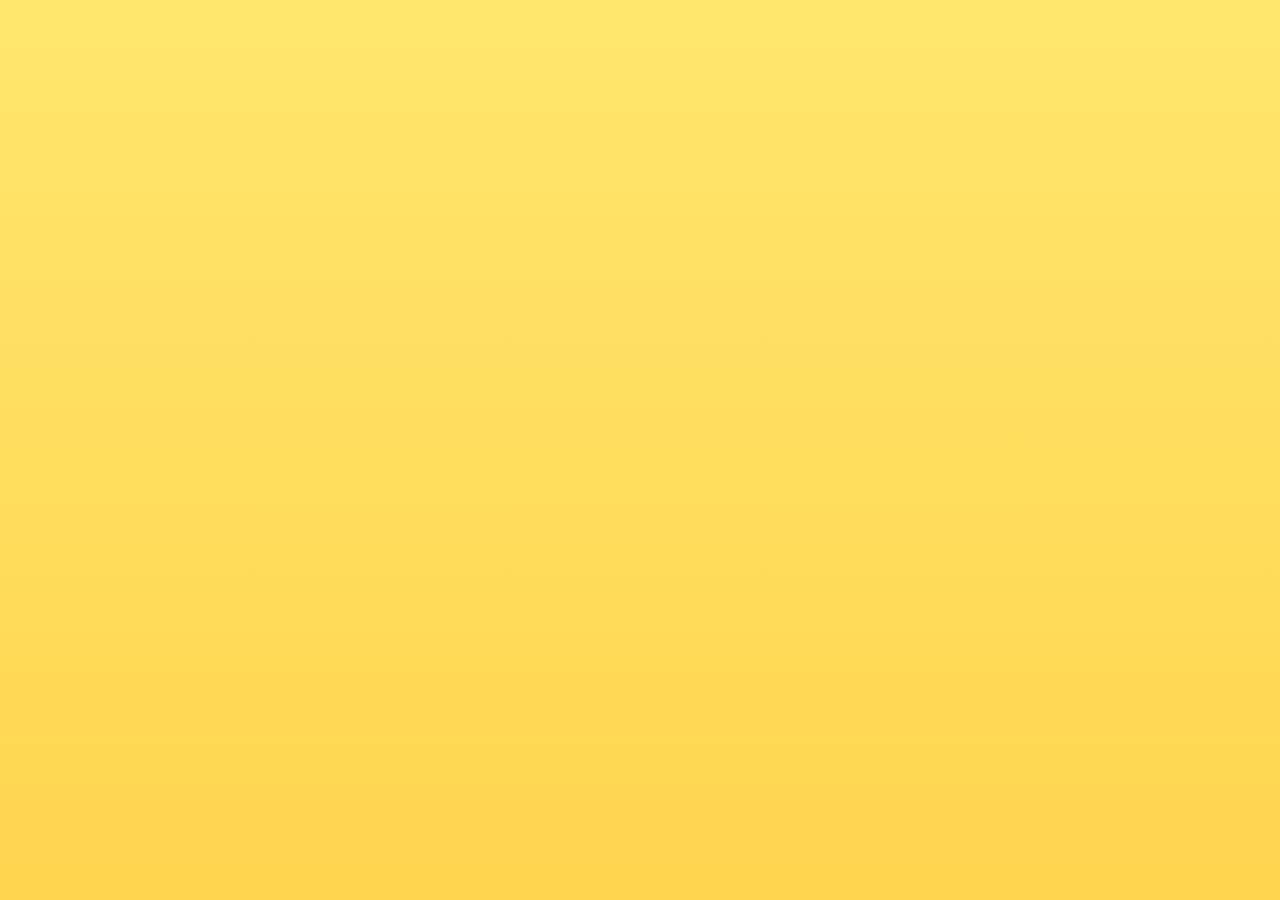
<file: index.html>
<!DOCTYPE html>
<html lang="es">

<head>

<meta charset="UTF-8">

<meta name="viewport" content="width=device-width, initial-scale=1.0, viewport-fit=cover">

<title>Ants</title>

<meta name="theme-color" content="#FFD54F">

<meta name="mobile-web-app-capable" content="yes">
<meta name="apple-mobile-web-app-capable" content="yes">
<meta name="apple-mobile-web-app-status-bar-style" content="black-translucent">

<link rel="manifest" href="manifest.json">

<link rel="stylesheet" href="style.css">

<link rel="icon" type="image/png" sizes="192x192" href="icon-192.png">

<link rel="apple-touch-icon" href="icon-192.png">

</head>

<body>

<div id="splash">

    <img src="ant.png" class="antSplash" alt="Ants">

    <h1>ANTS</h1>

    <p data-i18n="app.tagline">Cada peso cuenta.</p>

    <div class="marca marcaSplash">
        <img src="firma.svg" alt="by tintaps" class="logoMarca">
    </div>

</div>

<main id="app" class="oculto">

<div class="barraSuperior">

    <span id="badgePremium" class="badgePremium oculto" data-i18n="premium.activoBadge">✨ Premium activo</span>

    <select
        id="idiomaSelector"
        class="selectorIdioma"
        aria-label="Idioma"
        data-i18n-aria="idioma.etiqueta"
    >
        <option value="es">🇦🇷 Español</option>
        <option value="en">🇺🇸 English</option>
        <option value="pt">🇧🇷 Português</option>
        <option value="it">🇮🇹 Italiano</option>
    </select>

</div>

<header>

    <img src="ant.png" class="logo" alt="Ants">

    <h2 data-i18n="app.pregunta">¿En qué gastamos ahora?</h2>

</header>

<nav class="tabs">

    <button class="tab activo" data-vista="gastos" data-i18n="tabs.gastos">💰 Gastos</button>
    <button class="tab" data-vista="estadisticas" data-i18n="tabs.estadisticas">📊 Estadísticas</button>
    <button class="tab" data-vista="metas" data-i18n="tabs.metas">🎯 Metas</button>

</nav>

<section id="bannerPremium" class="bannerPremium oculto">

    <div class="bannerPremioTexto">
        <strong data-i18n="premium.bannerTitulo">Versión gratuita</strong>
        <small data-i18n="premium.bannerTexto">Desbloqueá estadísticas, metas de gasto y backup en la nube.</small>
    </div>

    <div class="bannerPremioAccion">
        <button class="btnPremium btnComprarPremium" data-i18n="premium.boton">🔓 Desbloquear versión completa</button>
        <div class="bannerPremioPrecio">
            <small data-i18n="premium.precioMonto">Pago único de US$3.99</small>
            <small class="bannerPremioSinSuscripcion" data-i18n="premium.sinSuscripcion">SIN SUSCRIPCIONES</small>
        </div>
    </div>

</section>

<section class="panel vistaGastos">

    <div class="filaEntrada">

        <input
            id="entrada"
            type="text"
            placeholder="Ej: Nafta 58000"
            data-i18n-placeholder="app.placeholder"
            autocomplete="off"
        >

        <button id="voz" aria-label="Dictar gasto" data-i18n-aria="app.vozAria">
            🎤
        </button>

    </div>

    <p class="ayudaGuardar" data-i18n="app.ayudaGuardar">¿Qué tipo de gasto fue?</p>

    <div class="acciones">

        <button class="btnGuardar esNecesario" data-tipo="necesario" data-i18n="tipos.necesario">
            Necesario
        </button>

        <button class="btnGuardar esEvitable" data-tipo="evitable" data-i18n="tipos.evitable">
            Evitable
        </button>

        <button class="btnGuardar esInnecesario" data-tipo="innecesario" data-i18n="tipos.innecesario">
            Innecesario
        </button>

    </div>

    <div id="mensaje"></div>

</section>

<section class="filtros">

    <div class="filtroChips">

        <button class="chip activo" data-filtro="todo" data-i18n="filtros.todo">Todo</button>
        <button class="chip" data-filtro="semana" data-i18n="filtros.semana">Semana</button>
        <button class="chip" data-filtro="mes" data-i18n="filtros.mes">Mes</button>
        <button class="chip" data-filtro="rango" data-i18n="filtros.rango">Rango</button>

    </div>

    <div id="rangoFechas" class="rangoFechas oculto">

        <label>
            <span data-i18n="filtros.desde">Desde</span>
            <input type="date" id="fechaDesde">
        </label>

        <label>
            <span data-i18n="filtros.hasta">Hasta</span>
            <input type="date" id="fechaHasta">
        </label>

    </div>

</section>

<section class="resumen vistaGastos">

    <div class="cardResumen">

<h3 data-i18n="resumen.hoy">Hoy</h3>

<span id="totalHoy">$0</span>

<small id="cantidadHoy">0 gastos</small>

<ul id="desgloseHoy" class="desglose"></ul>

<hr class="separadorResumen">

<h3 id="etiquetaPeriodo">Acumulado</h3>

<span id="totalGeneral">$0</span>

<small id="cantidadGeneral">0 gastos</small>

<ul id="desglosePeriodo" class="desglose"></ul>

<div class="accionesResumen">

    <button id="exportar" class="btnExportar" data-i18n="resumen.exportar">
        📄 Exportar
    </button>

    <button id="borrarTodo" class="btnSecundario" data-i18n="resumen.borrarTodo">
        🗑️ Borrar todo
    </button>

</div>

</div>
        
</section>

<section class="historial vistaGastos">

    <h3 id="tituloHistorial">Últimos gastos</h3>

    <ul id="listaHistorial">

        <li class="vacio" data-i18n="historial.vacioTotal">
            Todavía no hay gastos.
        </li>

    </ul>

    <button id="verMas" class="btnVerMas oculto">
        Ver más
    </button>

    <small id="contadorHistorial" class="contadorHistorial"></small>

</section>

<section id="vistaEstadisticas" class="vistaEstadisticas oculto">

    <div id="candadoEstadisticas" class="candado oculto">

        <div class="candadoIcono">🔒</div>
        <h3 data-i18n="premium.candadoTitulo">Función premium</h3>
        <p data-i18n="premium.candadoTexto">Desbloqueá esta función con el pago único de Ants Premium.</p>

        <button class="btnPremium btnComprarPremium" data-i18n="premium.candadoBoton">🔓 Desbloquear</button>

        <div class="candadoPrecio">
            <small data-i18n="premium.precioMonto">Pago único de US$3.99</small>
            <small class="candadoSinSuscripcion" data-i18n="premium.sinSuscripcion">SIN SUSCRIPCIONES</small>
        </div>

    </div>

    <div id="contenidoEstadisticas" class="oculto">

        <div class="cardResumen cardGrafico">

            <h3 id="tituloTorta">Acumulado</h3>

            <div class="contenedorGrafico contenedorTorta">
                <canvas id="graficoTorta"></canvas>
            </div>

            <p id="tortaVacio" class="vacioGrafico oculto" data-i18n="historial.vacioPeriodo">
                No hay gastos en este período.
            </p>

        </div>

        <div class="cardResumen cardGrafico">

            <h3 data-i18n="estadisticas.ultimos6Meses">Últimos 6 meses</h3>

            <div class="contenedorGrafico contenedorBarras">
                <canvas id="graficoBarras"></canvas>
            </div>

        </div>

    </div>

</section>

<section id="vistaMetas" class="vistaMetas oculto">

    <div id="candadoMetas" class="candado oculto">

        <div class="candadoIcono">🔒</div>
        <h3 data-i18n="premium.candadoTitulo">Función premium</h3>
        <p data-i18n="premium.candadoTexto">Desbloqueá esta función con el pago único de Ants Premium.</p>

        <button class="btnPremium btnComprarPremium" data-i18n="premium.candadoBoton">🔓 Desbloquear</button>

        <div class="candadoPrecio">
            <small data-i18n="premium.precioMonto">Pago único de US$3.99</small>
            <small class="candadoSinSuscripcion" data-i18n="premium.sinSuscripcion">SIN SUSCRIPCIONES</small>
        </div>

    </div>

    <div id="contenidoMetas" class="oculto">

        <div class="cardResumen cardMeta">

            <h3 data-i18n="metas.titulo">Meta de gasto mensual</h3>

            <div id="metaSinDefinir" class="metaSinDefinir oculto">
                <p data-i18n="metas.sinMeta">Todavía no configuraste una meta. Definí cuánto querés gastar como máximo este mes.</p>
            </div>

            <div id="metaDefinida" class="metaDefinida oculto">

                <div class="barraMetaFondo">
                    <div id="barraMetaProgreso" class="barraMetaProgreso"></div>
                </div>

                <p id="metaTexto" class="metaTexto"></p>
                <p id="metaAlerta" class="metaAlerta oculto"></p>

            </div>

            <div class="filaMeta">
                <input
                    type="number"
                    id="metaInput"
                    inputmode="decimal"
                    placeholder="Ej: 50000"
                    data-i18n-placeholder="metas.placeholder"
                >
                <button id="guardarMeta" class="btnGuardarMeta" data-i18n="metas.guardar">Guardar meta</button>
            </div>

        </div>

    </div>

</section>

<footer class="marca marcaPie">
    <img src="firma.svg" alt="by tintaps" class="logoMarca">
</footer>

</main>

<script src="xlsx.full.min.js"></script>
<script src="chart.umd.min.js"></script>
<script src="i18n.js"></script>
<script src="premium.js"></script>
<script src="app.js"></script>

<script>

if ("serviceWorker" in navigator) {

    window.addEventListener("load", () => {

        navigator.serviceWorker.register("./sw.js");

    });

}

</script>

</body>

</html>
</file>
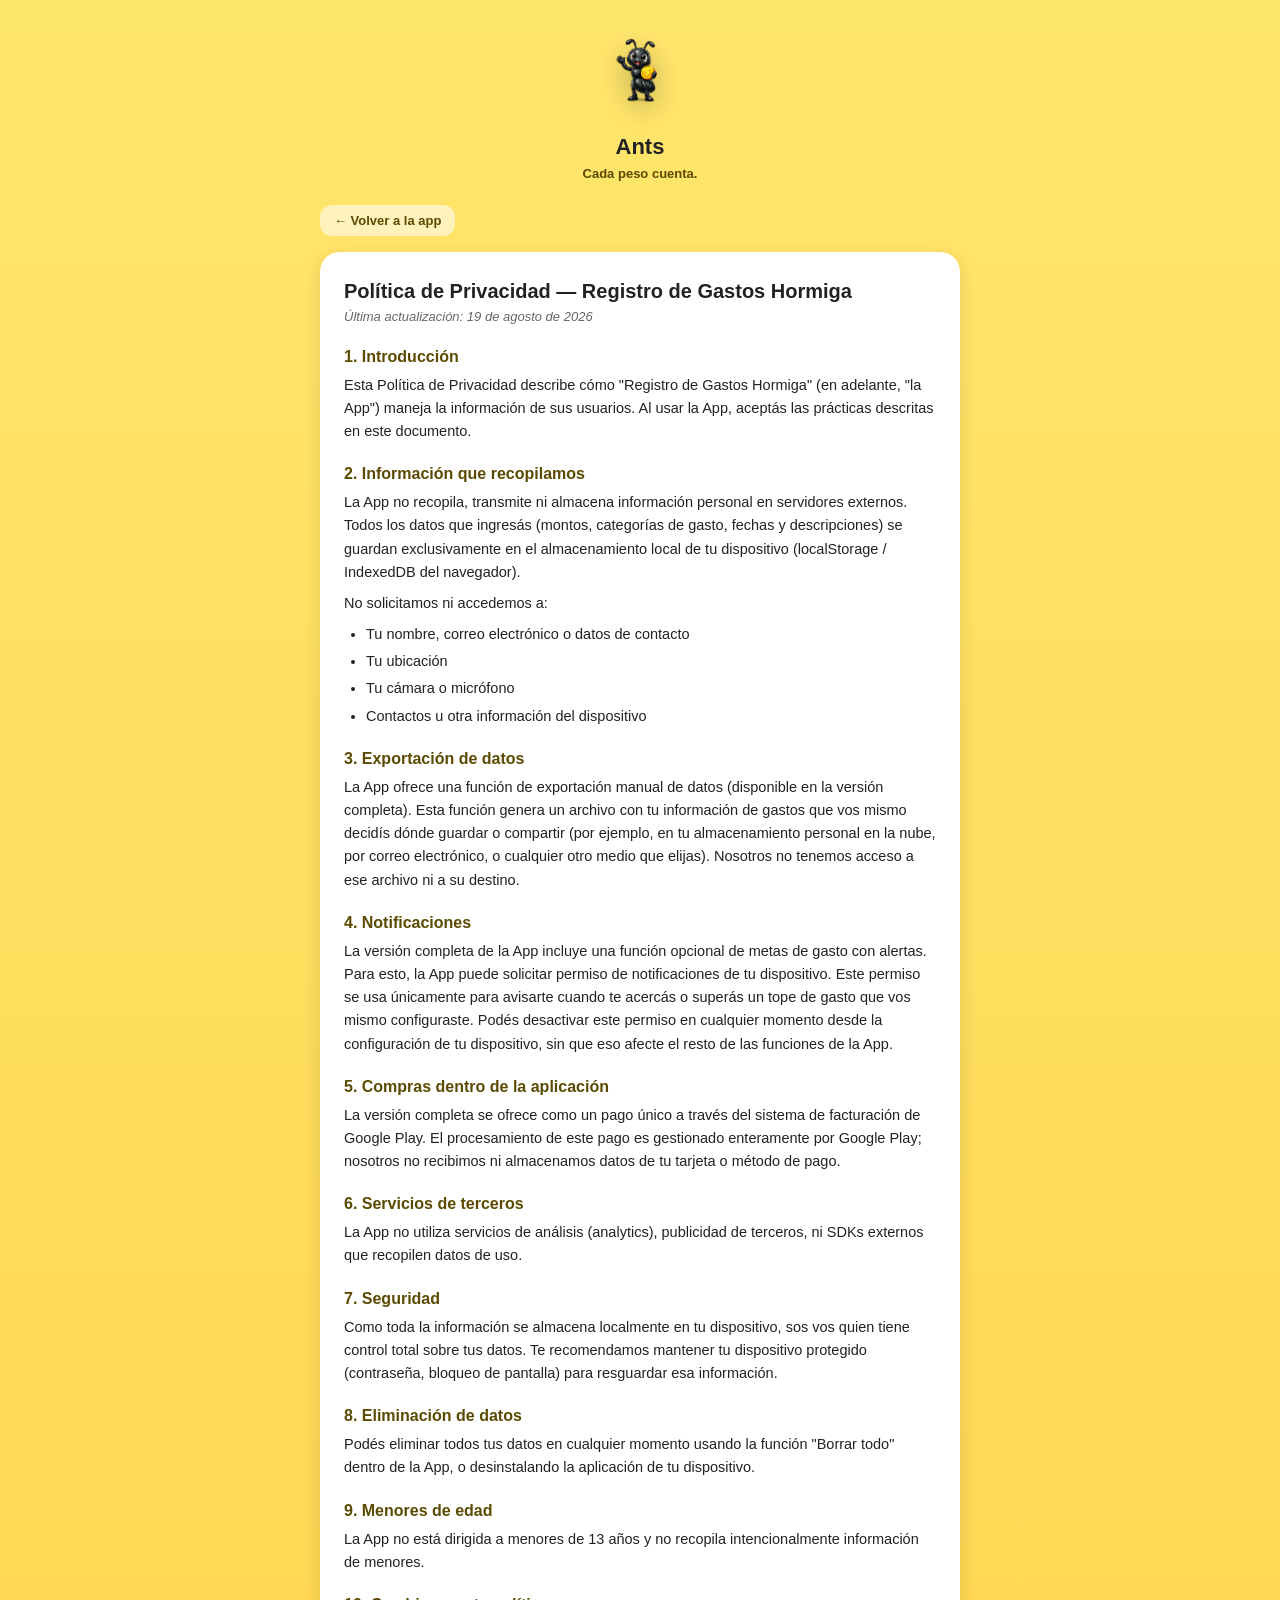
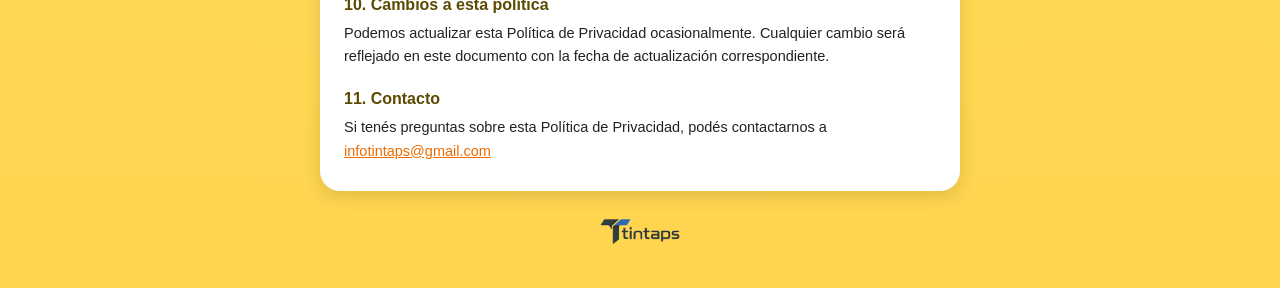
<file: privacidad.html>
<!DOCTYPE html>
<html lang="es">

<head>

<meta charset="UTF-8">

<meta name="viewport" content="width=device-width, initial-scale=1.0, viewport-fit=cover">

<title>Política de Privacidad — Ants</title>

<meta name="theme-color" content="#FFD54F">

<link rel="icon" type="image/png" sizes="192x192" href="icon-192.png">

<style>

*{
    margin:0;
    padding:0;
    box-sizing:border-box;
}

body{

    font-family:Arial,Helvetica,sans-serif;

    background:linear-gradient(180deg,#FFE66D 0%,#FFD54F 100%);

    min-height:100vh;

    color:#222;

    padding:24px 16px 40px;

}

.contenedor{

    max-width:640px;

    margin:auto;

}

header{

    text-align:center;

    margin-bottom:20px;

}

.logo{

    width:64px;

    filter:drop-shadow(0 8px 14px rgba(0,0,0,.25));

}

header h1{

    margin-top:10px;

    font-size:22px;

    color:#222;

}

header p{

    margin-top:4px;

    font-size:13px;

    color:#5b4a00;

    font-weight:bold;

}

.volver{

    display:inline-block;

    margin-bottom:16px;

    padding:8px 14px;

    border-radius:12px;

    background:rgba(255,255,255,.55);

    color:#5b4a00;

    font-size:13px;

    font-weight:bold;

    text-decoration:none;

    transition:.2s;

}

.volver:hover{

    background:rgba(255,255,255,.85);

}

main{

    background:#fff;

    border-radius:20px;

    padding:28px 24px;

    box-shadow:0 6px 18px rgba(0,0,0,.12);

}

.actualizado{

    font-size:13px;

    color:#666;

    font-style:italic;

    margin-bottom:20px;

}

section{

    margin-bottom:22px;

}

section:last-of-type{

    margin-bottom:0;

}

h2{

    font-size:16px;

    color:#5b4a00;

    margin-bottom:8px;

}

p{

    font-size:14.5px;

    line-height:1.6;

    margin-bottom:8px;

}

p:last-child{

    margin-bottom:0;

}

ul{

    margin:8px 0 8px 22px;

    font-size:14.5px;

    line-height:1.6;

}

li{

    margin-bottom:4px;

}

a{

    color:#ef6c00;

}

.marcaPie{

    text-align:center;

    margin-top:24px;

}

.logoMarca{

    display:block;

    margin:auto;

    width:120px;

    opacity:.85;

}

</style>

</head>

<body>

<div class="contenedor">

    <header>
        <img src="ant.png" class="logo" alt="Ants">
        <h1>Ants</h1>
        <p>Cada peso cuenta.</p>
    </header>

    <a class="volver" href="index.html">&larr; Volver a la app</a>

    <main>

        <h1 style="font-size:20px; margin-bottom:4px;">Política de Privacidad — Registro de Gastos Hormiga</h1>
        <p class="actualizado">Última actualización: 19 de agosto de 2026</p>

        <section>
            <h2>1. Introducción</h2>
            <p>Esta Política de Privacidad describe cómo "Registro de Gastos Hormiga" (en adelante, "la App") maneja la información de sus usuarios. Al usar la App, aceptás las prácticas descritas en este documento.</p>
        </section>

        <section>
            <h2>2. Información que recopilamos</h2>
            <p>La App no recopila, transmite ni almacena información personal en servidores externos. Todos los datos que ingresás (montos, categorías de gasto, fechas y descripciones) se guardan exclusivamente en el almacenamiento local de tu dispositivo (localStorage / IndexedDB del navegador).</p>
            <p>No solicitamos ni accedemos a:</p>
            <ul>
                <li>Tu nombre, correo electrónico o datos de contacto</li>
                <li>Tu ubicación</li>
                <li>Tu cámara o micrófono</li>
                <li>Contactos u otra información del dispositivo</li>
            </ul>
        </section>

        <section>
            <h2>3. Exportación de datos</h2>
            <p>La App ofrece una función de exportación manual de datos (disponible en la versión completa). Esta función genera un archivo con tu información de gastos que vos mismo decidís dónde guardar o compartir (por ejemplo, en tu almacenamiento personal en la nube, por correo electrónico, o cualquier otro medio que elijas). Nosotros no tenemos acceso a ese archivo ni a su destino.</p>
        </section>

        <section>
            <h2>4. Notificaciones</h2>
            <p>La versión completa de la App incluye una función opcional de metas de gasto con alertas. Para esto, la App puede solicitar permiso de notificaciones de tu dispositivo. Este permiso se usa únicamente para avisarte cuando te acercás o superás un tope de gasto que vos mismo configuraste. Podés desactivar este permiso en cualquier momento desde la configuración de tu dispositivo, sin que eso afecte el resto de las funciones de la App.</p>
        </section>

        <section>
            <h2>5. Compras dentro de la aplicación</h2>
            <p>La versión completa se ofrece como un pago único a través del sistema de facturación de Google Play. El procesamiento de este pago es gestionado enteramente por Google Play; nosotros no recibimos ni almacenamos datos de tu tarjeta o método de pago.</p>
        </section>

        <section>
            <h2>6. Servicios de terceros</h2>
            <p>La App no utiliza servicios de análisis (analytics), publicidad de terceros, ni SDKs externos que recopilen datos de uso.</p>
        </section>

        <section>
            <h2>7. Seguridad</h2>
            <p>Como toda la información se almacena localmente en tu dispositivo, sos vos quien tiene control total sobre tus datos. Te recomendamos mantener tu dispositivo protegido (contraseña, bloqueo de pantalla) para resguardar esa información.</p>
        </section>

        <section>
            <h2>8. Eliminación de datos</h2>
            <p>Podés eliminar todos tus datos en cualquier momento usando la función "Borrar todo" dentro de la App, o desinstalando la aplicación de tu dispositivo.</p>
        </section>

        <section>
            <h2>9. Menores de edad</h2>
            <p>La App no está dirigida a menores de 13 años y no recopila intencionalmente información de menores.</p>
        </section>

        <section>
            <h2>10. Cambios a esta política</h2>
            <p>Podemos actualizar esta Política de Privacidad ocasionalmente. Cualquier cambio será reflejado en este documento con la fecha de actualización correspondiente.</p>
        </section>

        <section>
            <h2>11. Contacto</h2>
            <p>Si tenés preguntas sobre esta Política de Privacidad, podés contactarnos a <a href="mailto:infotintaps@gmail.com">infotintaps@gmail.com</a></p>
        </section>

    </main>

    <footer class="marcaPie">
        <img src="firma.svg" alt="by tintaps" class="logoMarca">
    </footer>

</div>

</body>

</html>
</file>
<file: style.css>
/* ===================================================
   ANTS 3.0
   =================================================== */

*{
    margin:0;
    padding:0;
    box-sizing:border-box;
}

body{

    font-family:Arial,Helvetica,sans-serif;

    background:linear-gradient(180deg,#FFE66D 0%,#FFD54F 100%);

    min-height:100vh;

    color:#222;

}

.oculto{

    display:none;

}

/* ================= Splash ================= */

#splash{

    position:fixed;

    inset:0;

    background:#FFD54F;

    display:flex;

    flex-direction:column;

    justify-content:center;

    align-items:center;

    z-index:999;

    animation:desaparecer .8s ease forwards;

    animation-delay:1.8s;

}

.antSplash{

    width:180px;

    animation:flotar 2s infinite ease-in-out;

}

#splash h1{

    margin-top:20px;

    font-size:42px;

    letter-spacing:4px;

}

#splash p{

    margin-top:10px;

    font-size:18px;

    color:#444;

}

@keyframes desaparecer{

to{

opacity:0;

visibility:hidden;

}

}

@keyframes flotar{

0%{transform:translateY(0);}

50%{transform:translateY(-10px);}

100%{transform:translateY(0);}

}

/* ================= Marca personal ================= */

.marca{

    text-align:center;

}

.logoMarca{

    display:block;

    margin:auto;

}

/* En el splash: separado del título por una línea fina */
.marcaSplash{

    margin-top:28px;

    padding-top:16px;

    border-top:1px solid rgba(0,0,0,.15);

    width:150px;

}

.marcaSplash .logoMarca{

    width:110px;

}

/* Al pie de la app: discreto, después del historial */
.marcaPie{

    margin:20px 0 8px;

    opacity:.6;

}

.marcaPie .logoMarca{

    width:96px;

}

/* ================= App ================= */

#app{

    max-width:460px;

    margin:auto;

    padding:16px;

}

header{

    text-align:center;

    margin-top:16px;

}

.logo{

    width:88px;

    filter:drop-shadow(0 8px 14px rgba(0,0,0,.25));

}

header h2{

    margin-top:10px;

    font-size:23px;

}

/* ================= Selector de idioma ================= */

/* flex-end (no space-between): así, si el badge de premium está
   oculto, el selector de idioma se queda solo pegado a la derecha
   en vez de irse al extremo izquierdo. Cuando el badge sí se
   muestra, su propio margin-right:auto empuja al selector afuera. */
.barraSuperior{

    display:flex;

    justify-content:flex-end;

    align-items:center;

    gap:8px;

    margin-top:4px;

}

.selectorIdioma{

    padding:7px 10px;

    border:none;

    border-radius:12px;

    background:rgba(255,255,255,.55);

    color:#5b4a00;

    font-size:13px;

    font-weight:bold;

    cursor:pointer;

    transition:.2s;

}

.selectorIdioma:hover{

    background:rgba(255,255,255,.85);

}

/* ================= Premium ================= */

.badgePremium{

    margin-right:auto;

    padding:7px 10px;

    border-radius:12px;

    background:linear-gradient(135deg,#7c4dff,#5c3dd6);

    color:#fff;

    font-size:12px;

    font-weight:bold;

}

.bannerPremium{

    margin-top:14px;

    display:flex;

    align-items:center;

    gap:12px;

    background:linear-gradient(135deg,#7c4dff,#5c3dd6);

    border-radius:18px;

    padding:14px 16px;

    box-shadow:0 8px 20px rgba(92,61,214,.35);

    color:#fff;

}

/* Misma trampa que .rangoFechas: sin esto, ".bannerPremium{display:
   flex}" le gana a ".oculto{display:none}" por venir después en la
   hoja, y el banner queda visible aunque tenga la clase oculto. */
.bannerPremium.oculto{

    display:none;

}

.bannerPremioTexto{

    flex:1;

    display:flex;

    flex-direction:column;

    gap:2px;

}

.bannerPremioTexto strong{

    font-size:14px;

}

.bannerPremioTexto small{

    font-size:12px;

    opacity:.9;

}

.bannerPremioAccion{

    flex:none;

    display:flex;

    flex-direction:column;

    align-items:center;

    gap:6px;

}

.bannerPremioPrecio{

    max-width:170px;

    display:flex;

    flex-direction:column;

    align-items:center;

    gap:2px;

    text-align:center;

}

.bannerPremioPrecio small{

    font-size:11px;

    line-height:1.3;

    color:rgba(255,255,255,.85);

}

.bannerPremioPrecio small.bannerPremioSinSuscripcion{

    font-size:10px;

    font-weight:bold;

    letter-spacing:.5px;

    color:#fff;

}

.btnPremium{

    flex:none;

    background:#fff;

    color:#5c3dd6;

    border:none;

    border-radius:13px;

    padding:10px 14px;

    font-size:13px;

    font-weight:bold;

    cursor:pointer;

    transition:.2s;

    white-space:nowrap;

}

.btnPremium:hover{

    transform:translateY(-2px);

}

.btnPremium:active{

    transform:scale(.97);

}

.btnPremium:disabled{

    opacity:.6;

    cursor:default;

    transform:none;

}

/* Pantalla de candado que reemplaza el contenido de una función
   premium cuando todavía no se compró. */
.candado{

    text-align:center;

    padding:30px 16px;

}

.candadoIcono{

    font-size:40px;

    margin-bottom:10px;

}

.candado h3{

    font-size:16px;

    margin-bottom:8px;

}

.candado p{

    color:#777;

    font-size:13px;

    margin-bottom:16px;

    line-height:1.4;

}

.candado .btnPremium{

    background:linear-gradient(135deg,#7c4dff,#5c3dd6);

    color:#fff;

    padding:12px 20px;

}

.candadoPrecio{

    margin-top:10px;

    display:flex;

    flex-direction:column;

    align-items:center;

    gap:2px;

}

.candadoPrecio small{

    font-size:12px;

    color:#999;

}

.candadoPrecio small.candadoSinSuscripcion{

    font-size:11px;

    font-weight:bold;

    letter-spacing:.5px;

    color:#5c3dd6;

}

/* ================= Metas ================= */

.vistaMetas{

    margin-top:14px;

}

.cardMeta{

    text-align:left;

}

.cardMeta h3{

    text-align:center;

    color:#888;

    font-size:13px;

    letter-spacing:1px;

    text-transform:uppercase;

    margin-bottom:14px;

}

.metaSinDefinir p{

    color:#777;

    font-size:14px;

    text-align:center;

    margin-bottom:14px;

    line-height:1.4;

}

.barraMetaFondo{

    width:100%;

    height:14px;

    border-radius:20px;

    background:#eee;

    overflow:hidden;

}

.barraMetaProgreso{

    height:100%;

    border-radius:20px;

    background:#2e7d32;

    transition:width .3s ease;

}

.barraMetaProgreso.cerca{

    background:#ef6c00;

}

.barraMetaProgreso.superada{

    background:#c62828;

}

.metaTexto{

    margin-top:10px;

    text-align:center;

    font-size:14px;

    font-weight:bold;

}

.metaAlerta{

    margin-top:8px;

    text-align:center;

    font-size:13px;

    font-weight:bold;

    padding:8px;

    border-radius:12px;

}

.metaAlerta.cerca{

    background:#fff3e0;

    color:#ef6c00;

}

.metaAlerta.superada{

    background:#ffebee;

    color:#c62828;

}

.filaMeta{

    display:flex;

    gap:8px;

    margin-top:16px;

}

.filaMeta input{

    flex:1;

    min-width:0;

    padding:12px;

    border-radius:13px;

    border:2px solid #DDD;

    font-size:15px;

    font-family:inherit;

    outline:none;

}

.filaMeta input:focus{

    border-color:#FFD54F;

}

.btnGuardarMeta{

    flex:none;

    background:#333;

    color:#fff;

    border:none;

    border-radius:13px;

    padding:12px 16px;

    font-size:13px;

    font-weight:bold;

    cursor:pointer;

    transition:.2s;

}

.btnGuardarMeta:active{

    transform:scale(.96);

}

/* ================= Tabs ================= */

.tabs{

    display:flex;

    gap:7px;

    margin-top:18px;

}

.tab{

    flex:1;

    padding:12px 6px;

    border:none;

    border-radius:15px;

    background:rgba(255,255,255,.55);

    color:#5b4a00;

    font-size:14px;

    font-weight:bold;

    cursor:pointer;

    transition:.2s;

}

.tab:hover{

    background:rgba(255,255,255,.85);

}

.tab.activo{

    background:#333;

    color:#fff;

}

/* ================= Panel ================= */

.panel{

    margin-top:18px;

    background:white;

    border-radius:20px;

    padding:18px 18px 14px;

    box-shadow:0 10px 28px rgba(0,0,0,.15);

}

/* El micrófono va en la misma fila que el campo */
.filaEntrada{

    display:flex;

    gap:10px;

    align-items:stretch;

}

#entrada{

    flex:1;

    min-width:0;

    padding:14px;

    border-radius:15px;

    border:2px solid #DDD;

    font-size:17px;

    outline:none;

    transition:.25s;

}

#entrada:focus{

    border-color:#FFD54F;

    box-shadow:0 0 0 5px rgba(255,213,79,.30);

}

#voz{

    width:54px;

    flex:none;

    padding:0;

    border:none;

    border-radius:15px;

    background:#333;

    color:white;

    font-size:22px;

    cursor:pointer;

    transition:.2s;

}

#voz:active{

    transform:scale(.95);

}

.ayudaGuardar{

    margin-top:12px;

    text-align:center;

    font-size:12px;

    color:#999;

}

/* Los tres botones que guardan y clasifican a la vez */
.acciones{

    display:flex;

    gap:7px;

    margin-top:8px;

}

.btnGuardar{

    flex:1;

    padding:13px 4px;

    border:none;

    border-radius:15px;

    color:#fff;

    font-size:13px;

    font-weight:bold;

    line-height:1.2;

    cursor:pointer;

    transition:.2s;

}

.btnGuardar:active{

    transform:scale(.96);

}

.btnGuardar:disabled{

    opacity:.5;

    cursor:default;

}

.esNecesario{

    background:#2e7d32;

}

.esEvitable{

    background:#ef6c00;

}

.esInnecesario{

    background:#c62828;

}

button{

    padding:18px;

}

#mensaje{

    margin-top:10px;

    min-height:18px;

    font-size:14px;

    text-align:center;

    font-weight:bold;

}

/* Mientras no hay mensaje no ocupa lugar:
   el panel termina justo debajo de los botones */
#mensaje:empty{

    display:none;

}

/* ================= Filtros ================= */

.filtros{

    margin-top:14px;

}

.filtroChips{

    display:flex;

    gap:7px;

}

/* Anula el padding:18px global de los botones */
.chip{

    flex:1;

    padding:10px 5px;

    border:none;

    border-radius:14px;

    background:rgba(255,255,255,.55);

    color:#5b4a00;

    font-size:14px;

    font-weight:bold;

    cursor:pointer;

    transition:.2s;

}

.chip:hover{

    background:rgba(255,255,255,.85);

}

.chip.activo{

    background:#333;

    color:#fff;

}

.chip.bloqueado::before{

    content:"🔒 ";

}

.rangoFechas{

    display:flex;

    gap:10px;

    margin-top:10px;

    background:white;

    border-radius:16px;

    padding:12px;

    box-shadow:0 6px 18px rgba(0,0,0,.12);

}

/* .oculto sola pierde contra ".rangoFechas{display:flex}" porque
   comparten especificidad y esta regla viene después en la hoja.
   Con las dos clases juntas gana por especificidad, sin !important. */
.rangoFechas.oculto{

    display:none;

}

.rangoFechas label{

    flex:1;

    display:flex;

    flex-direction:column;

    gap:6px;

    font-size:13px;

    font-weight:bold;

    color:#666;

}

.rangoFechas input{

    width:100%;

    padding:10px;

    border:2px solid #DDD;

    border-radius:12px;

    font-size:15px;

    font-family:inherit;

    outline:none;

}

.rangoFechas input:focus{

    border-color:#FFD54F;

}

/* ================= Resumen ================= */

.resumen{

    margin-top:14px;

}

.separadorResumen{

    margin:14px 0;

    border:none;

    border-top:2px solid #eee;

}

.cardResumen{

    background:white;

    border-radius:20px;

    padding:18px;

    box-shadow:0 6px 18px rgba(0,0,0,.12);

    text-align:center;

}

.cardResumen h3{

    color:#888;

    font-size:13px;

    letter-spacing:1px;

    text-transform:uppercase;

    margin-bottom:6px;

}

#totalHoy{

    display:block;

    font-size:30px;

    font-weight:bold;

}

#cantidadHoy{

    display:block;

    margin-top:4px;

    font-size:12px;

    color:#888;

}

#totalGeneral{

    display:block;

    font-size:28px;

    font-weight:bold;

}

#cantidadGeneral{

    display:block;

    margin-top:4px;

    font-size:12px;

    color:#888;

}

/* ================= Desglose por tipo ================= */

.desglose{

    list-style:none;

    margin-top:12px;

    text-align:left;

}

.desglose li{

    display:flex;

    align-items:center;

    gap:8px;

    padding:5px 0;

    font-size:14px;

}

.desglose li + li{

    border-top:1px solid #f2f2f2;

}

.punto{

    width:9px;

    height:9px;

    border-radius:50%;

    flex:none;

}

.desgloseNombre{

    flex:1;

    color:#666;

}

/* ================= Historial ================= */

.historial{

    margin-top:14px;

    background:white;

    border-radius:20px;

    padding:18px;

    box-shadow:0 6px 18px rgba(0,0,0,.12);

}

.historial h3{

    margin-bottom:12px;

    font-size:16px;

}

#listaHistorial{

    list-style:none;

}

#listaHistorial li{

    padding:11px 0;

    border-bottom:1px solid #EEE;

    display:flex;

    justify-content:space-between;

    align-items:center;

    gap:8px;

    font-size:15px;

}

#listaHistorial li:last-child{

    border-bottom:none;

}

.vacio{

    color:#777;

    justify-content:center !important;

}

.itemInfo{

    flex:1;

}

/* Distintivo de tipo en cada gasto del historial */
.etiquetaTipo{

    display:inline-block;

    margin-left:8px;

    padding:2px 9px;

    border-radius:20px;

    font-size:11px;

    font-weight:bold;

    color:#fff;

    vertical-align:middle;

}

.tipo-necesario{

    background:#2e7d32;

}

.tipo-evitable{

    background:#ef6c00;

}

.tipo-innecesario{

    background:#c62828;

}

.tipo-sin{

    background:#bdbdbd;

}

.btnVerMas{

    width:100%;

    margin-top:12px;

    padding:11px;

    border:2px solid #FFD54F;

    border-radius:15px;

    background:#FFF9E6;

    font-size:14px;

    font-weight:bold;

    cursor:pointer;

    transition:.2s;

}

.btnVerMas:hover{

    background:#FFD54F;

}

.btnVerMas:active{

    transform:scale(.98);

}

.contadorHistorial{

    display:block;

    margin-top:10px;

    text-align:center;

    font-size:12px;

    color:#999;

}

/* ================= Estadísticas ================= */

.vistaEstadisticas{

    margin-top:14px;

}

.cardGrafico{

    margin-bottom:14px;

}

.cardGrafico h3{

    color:#888;

    font-size:13px;

    letter-spacing:1px;

    text-transform:uppercase;

}

.contenedorGrafico{

    position:relative;

    height:230px;

    margin-top:16px;

}

.contenedorBarras{

    height:210px;

}

.vacioGrafico{

    margin-top:16px;

    text-align:center;

    color:#777;

    font-size:14px;

}

/* ================= Responsive ================= */

@media(max-width:480px){

header h2{

font-size:20px;

}

#entrada{

font-size:16px;

}

#totalHoy{

font-size:27px;

}

#totalGeneral{

    font-size:25px;

}

/* En pantallas angostas "Innecesario" queda justo */
.btnGuardar{

    font-size:12px;

    padding:13px 2px;

}

.desglose li{

    font-size:13px;

}

}
/* ================= Eliminar ================= */

.eliminar{

    background:#e53935;
    color:#fff;
    border:none;
    border-radius:11px;
    width:36px;
    height:36px;
    padding:0;
    flex:none;
    font-size:16px;
    cursor:pointer;
    transition:.2s;

}

.eliminar:hover{

    transform:scale(1.08);

}

.eliminar:active{

    transform:scale(.95);

}

/* ================= Acciones Resumen ================= */

.accionesResumen{

    display:flex;
    justify-content:center;
    gap:9px;
    margin-top:16px;

}

.btnExportar{

    flex:1;

    background:#43a047;

    color:#fff;

    border:none;

    border-radius:15px;

    padding:11px;

    font-size:14px;

    font-weight:bold;

    cursor:pointer;

    transition:.2s;

}

.btnExportar:hover{

    transform:translateY(-2px);

}

.btnExportar:active{

    transform:scale(.97);

}

.btnSecundario{

    flex:1;

    background:#d32f2f;

    color:#fff;

    border:none;

    border-radius:15px;

    padding:11px;

    font-size:14px;

    font-weight:bold;

    cursor:pointer;

    transition:.2s;

}

.btnSecundario:hover{

    transform:translateY(-2px);

}

.btnSecundario:active{

    transform:scale(.97);

}
</file>
